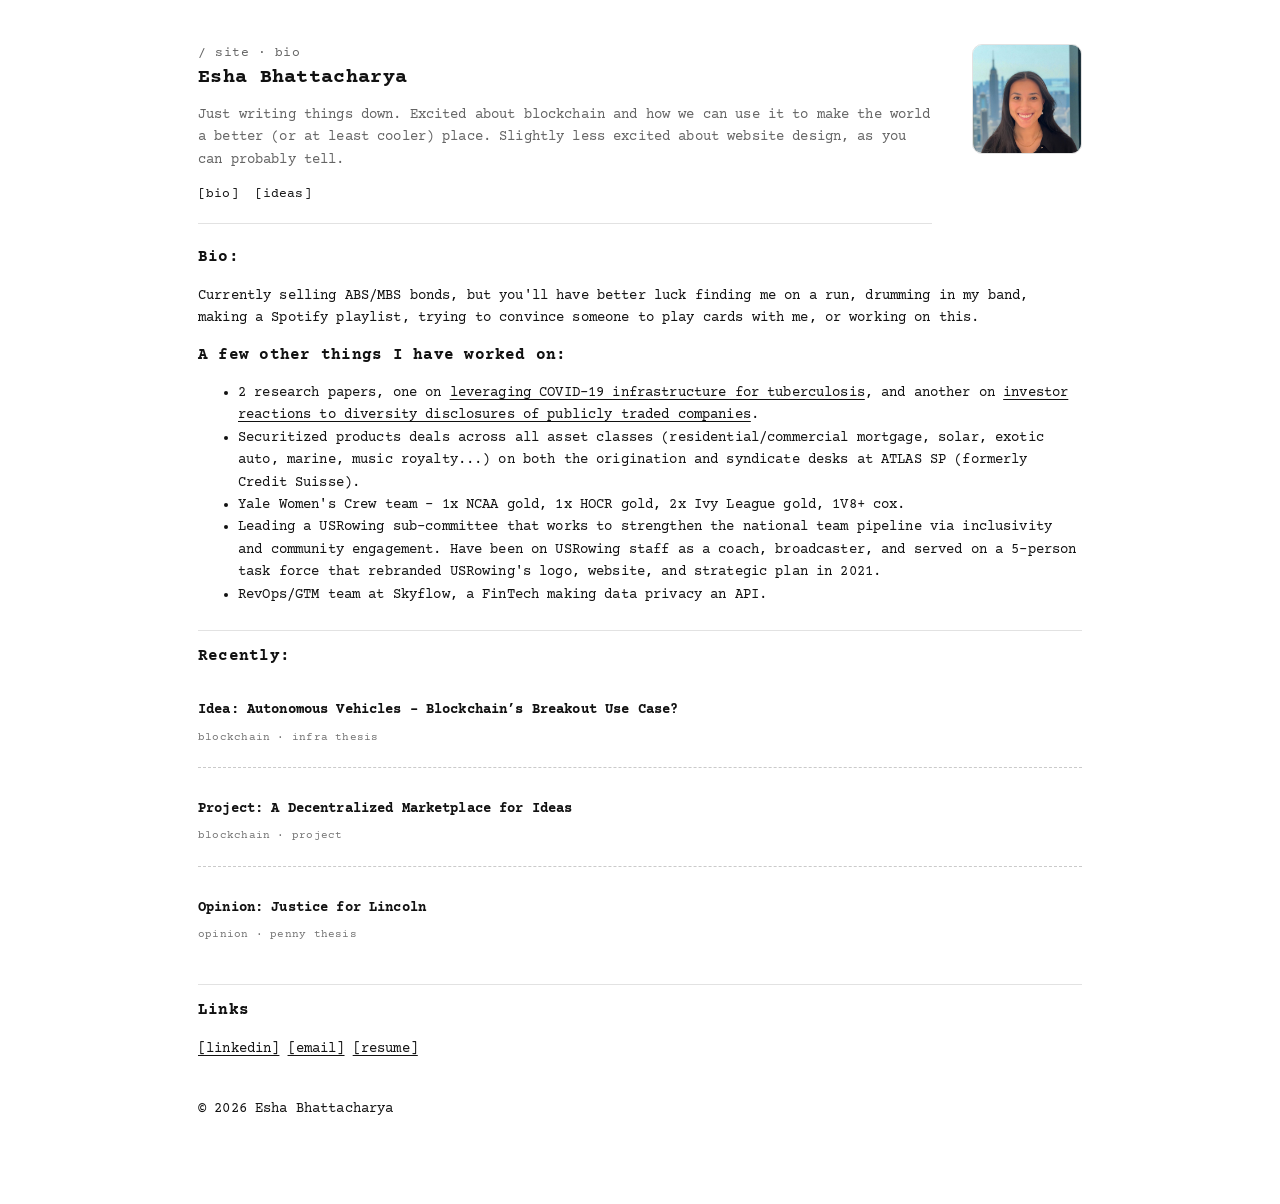
<file: index.html>
<!doctype html>
<html lang="en">
<head>
  <meta charset="utf-8" />
  <meta name="viewport" content="width=device-width,initial-scale=1" />
  <title>Esha Bhattacharya!</title>
  <link rel="stylesheet" href="styles.css">
</head>
<body class="bg-grid">
  <div class="container">
    <header class="header">
      <img class="headshot" src="assets/headshot.jpg" alt="Headshot">
      <div class="kicker">/ site · bio</div>
      <h1>Esha Bhattacharya</h1>
      <p class="subtitle">Just writing things down. Excited about blockchain and how we can use it to make the world a better (or at least cooler) place. Slightly less excited about website design, as you can probably tell. </p>

      <nav class="nav">
        <a href="index.html">[bio]</a>
        <a href="ideas.html">[ideas]</a>
      </nav>

      <hr class="rule">
    </header>

    <section class="section">
      <h2>Bio:</h2>
      <p>
        Currently selling ABS/MBS bonds, but you'll have better luck finding me on a run, drumming in my band, making a Spotify playlist, trying to convince someone to play cards with me, or working on this.        
      </p>
      <h2>A few other things I have worked on:</h2>
      <ul>
        <li>    
          2 research papers, one on <a href="https://onlinelibrary.wiley.com/doi/10.1111/1475-679X.12542">leveraging COVID-19 infrastructure for tuberculosis</a>,
    and another on <a href="https://journals.plos.org/globalpublichealth/article?id=10.1371/journal.pgph.0003454">investor reactions to diversity disclosures of publicly traded companies</a>.
        </li>
        <li>Securitized products deals across all asset classes (residential/commercial mortgage, solar, exotic auto, marine, music royalty...) on both the origination and syndicate desks at ATLAS SP (formerly Credit Suisse).</li>
        <li>Yale Women's Crew team - 1x NCAA gold, 1x HOCR gold, 2x Ivy League gold, 1V8+ cox.</li>
        <li>Leading a USRowing sub-committee that works to strengthen the national team pipeline via inclusivity and community engagement. Have been on USRowing staff as a coach, broadcaster, and served on a 5-person task force that rebranded USRowing's logo, website, and strategic plan in 2021.</li>
        <li>RevOps/GTM team at Skyflow, a FinTech making data privacy an API.</li>
      </ul>
    </section>

    <section class="section">
      <h2>Recently:</h2>
      <ul class="list">
        <li>
          <a href="ideas/idea-1-av-blockchain.html">Idea: Autonomous Vehicles – Blockchain’s Breakout Use Case?</a></a>
          <div class="meta">blockchain · infra thesis</div>
        </li>
        <li>
          <a href="ideas/eureka-fi.html">Project: A Decentralized Marketplace for Ideas</a>
          <div class="meta">blockchain · project </div>
        </li>
        <li>
          <a href="ideas/penny-thesis.html">Opinion: Justice for Lincoln</a>
          <div class="meta">opinion · penny thesis</div>
        </li>
      </ul>
    </section>

    <section class="section">
      <h2>Links</h2>
      <p>
        <a href="https://www.linkedin.com/in/eshabhattacharya/">[linkedin]</a>
        <a href="mailto:eshab99@gmail.com">[email]</a>
        <a href="https://drive.google.com/file/d/1SAhvUPaZsZRVYiTUP1mYcyJVN01_D2Pw/view?usp=sharing">[resume]</a>
      </p>
    </section>

    <p class="footer">
      © <span id="year"></span> Esha Bhattacharya</p>
  </div>
  
  <script>
    document.getElementById('year').textContent = new Date().getFullYear();
  </script>
</body>
</html>
</file>
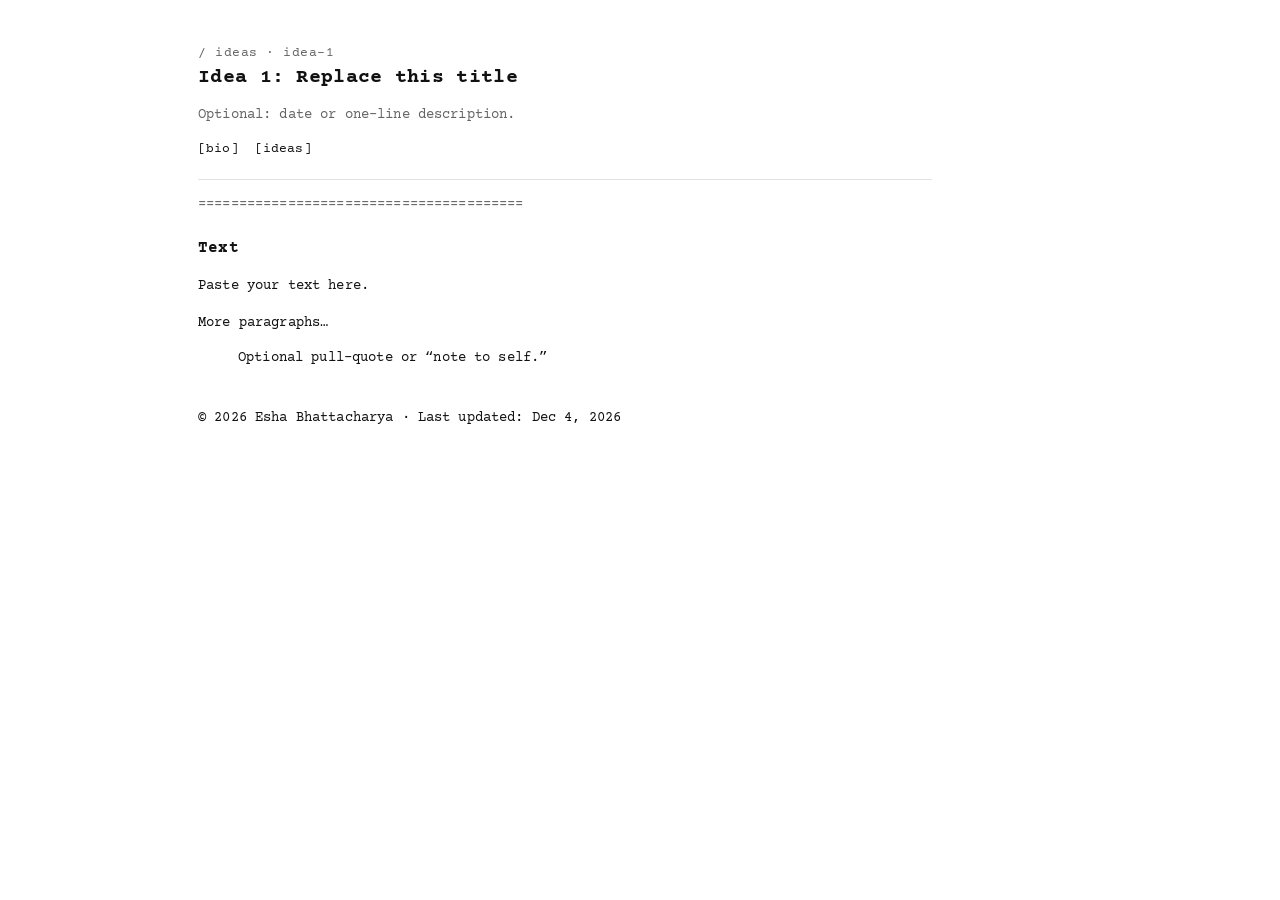
<file: idea1.html>
<!doctype html>
<html lang="en">
<head>
  <meta charset="utf-8" />
  <meta name="viewport" content="width=device-width,initial-scale=1" />
  <title>Idea 1 — Your Name</title>
  <link rel="stylesheet" href="styles.css">
</head>
<body class="bg-grid">
  <div class="container">
    <header class="header">
      <div class="kicker">/ ideas · idea-1</div>
      <h1>Idea 1: Replace this title</h1>
      <p class="subtitle">Optional: date or one-line description.</p>

      <nav class="nav">
        <a href="index.html">[bio]</a>
        <a href="ideas.html">[ideas]</a>
      </nav>

      <hr class="rule">
      <div class="ascii">========================================</div>
    </header>

    <section class="section">
      <h2>Text</h2>
      <p>Paste your text here.</p>
      <p>More paragraphs…</p>

      <blockquote>
        Optional pull-quote or “note to self.”
      </blockquote>
    </section>
    <p class="footer">
      © <span id="year"></span> Esha Bhattacharya · Last updated: <span id="updated"></span>
    </p>

  </div>

  <script>
    const now = new Date();
    document.getElementById('year').textContent = now.getFullYear();
    document.getElementById('updated').textContent = now.toLocaleDateString(undefined, {
      year: "numeric",
      month: "short",
      day: "numeric"
    });
  </script>
</body>
</html>
</file>
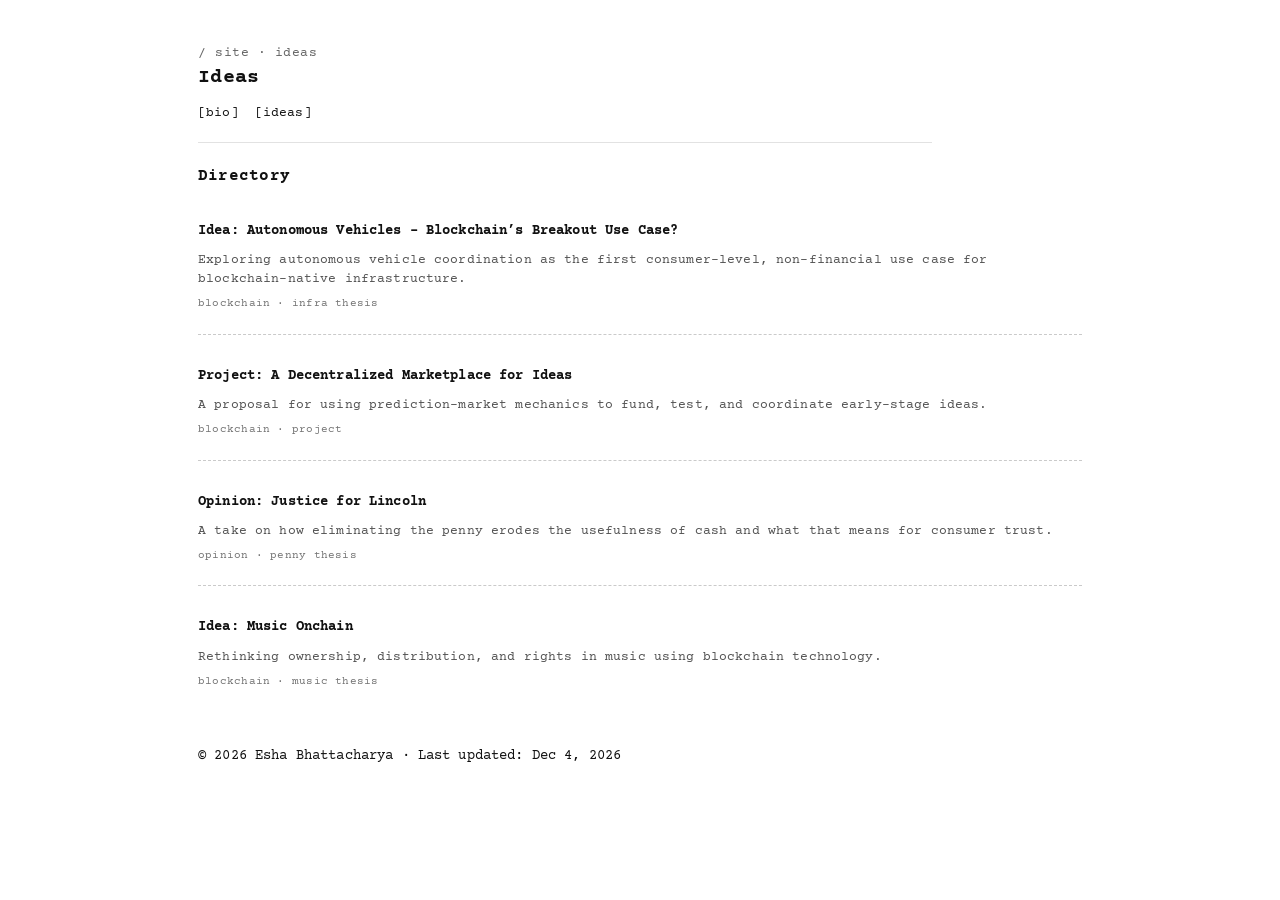
<file: ideas.html>
<!doctype html>
<html lang="en">
<head>
  <meta charset="utf-8" />
  <meta name="viewport" content="width=device-width,initial-scale=1" />
  <title>Ideas — Your Name</title>
  <link rel="stylesheet" href="styles.css">
</head>
<body class="bg-grid">
  <div class="container">
    <header class="header">
      <div class="kicker">/ site · ideas</div>
      <h1>Ideas</h1>
      <nav class="nav">
        <a href="index.html">[bio]</a>
        <a href="ideas.html">[ideas]</a>
      </nav>
      <hr class="rule">
      <!-- <div class="ascii">----------------------------------------</div> -->
    </header>

    <section class="section">
      <h2>Directory</h2>
      <ul class="list">
        <li>
          <a href="ideas/idea-1-av-blockchain.html">Idea: Autonomous Vehicles – Blockchain’s Breakout Use Case?</a></a>
          <p class="blurb">
            Exploring autonomous vehicle coordination as the first consumer-level, non-financial use case for blockchain-native infrastructure.
          </p>
          <div class="meta">blockchain · infra thesis</div>
        </li>
        <li>
          <a href="ideas/eureka-fi.html">Project: A Decentralized Marketplace for Ideas</a>
          <p class="blurb">
            A proposal for using prediction-market mechanics to fund, test, and coordinate early-stage ideas.
          </p>
          <div class="meta">blockchain · project </div>
        </li>
        <li>
          <a href="ideas/penny-thesis.html">Opinion: Justice for Lincoln</a>
          <p class="blurb">
            A take on how eliminating the penny erodes the usefulness of cash and what that means for consumer trust.
          </p>
          <div class="meta">opinion · penny thesis</div>
        </li>
        <li>
          <a href="ideas/music.html">Idea: Music Onchain</a>
          <p class="blurb">
            Rethinking ownership, distribution, and rights in music using blockchain technology.
          </p>
          <div class="meta">blockchain · music thesis </div>
        </li>
      </ul>

    </section>

      <p class="footer">
      © <span id="year"></span> Esha Bhattacharya · Last updated: <span id="updated"></span>
      </p>
  </div>
  <script>
    const now = new Date();
    document.getElementById('year').textContent = now.getFullYear();
    document.getElementById('updated').textContent = now.toLocaleDateString(undefined, {
      year: "numeric",
      month: "short",
      day: "numeric"
    });
  </script>

</body>
</html>
</file>
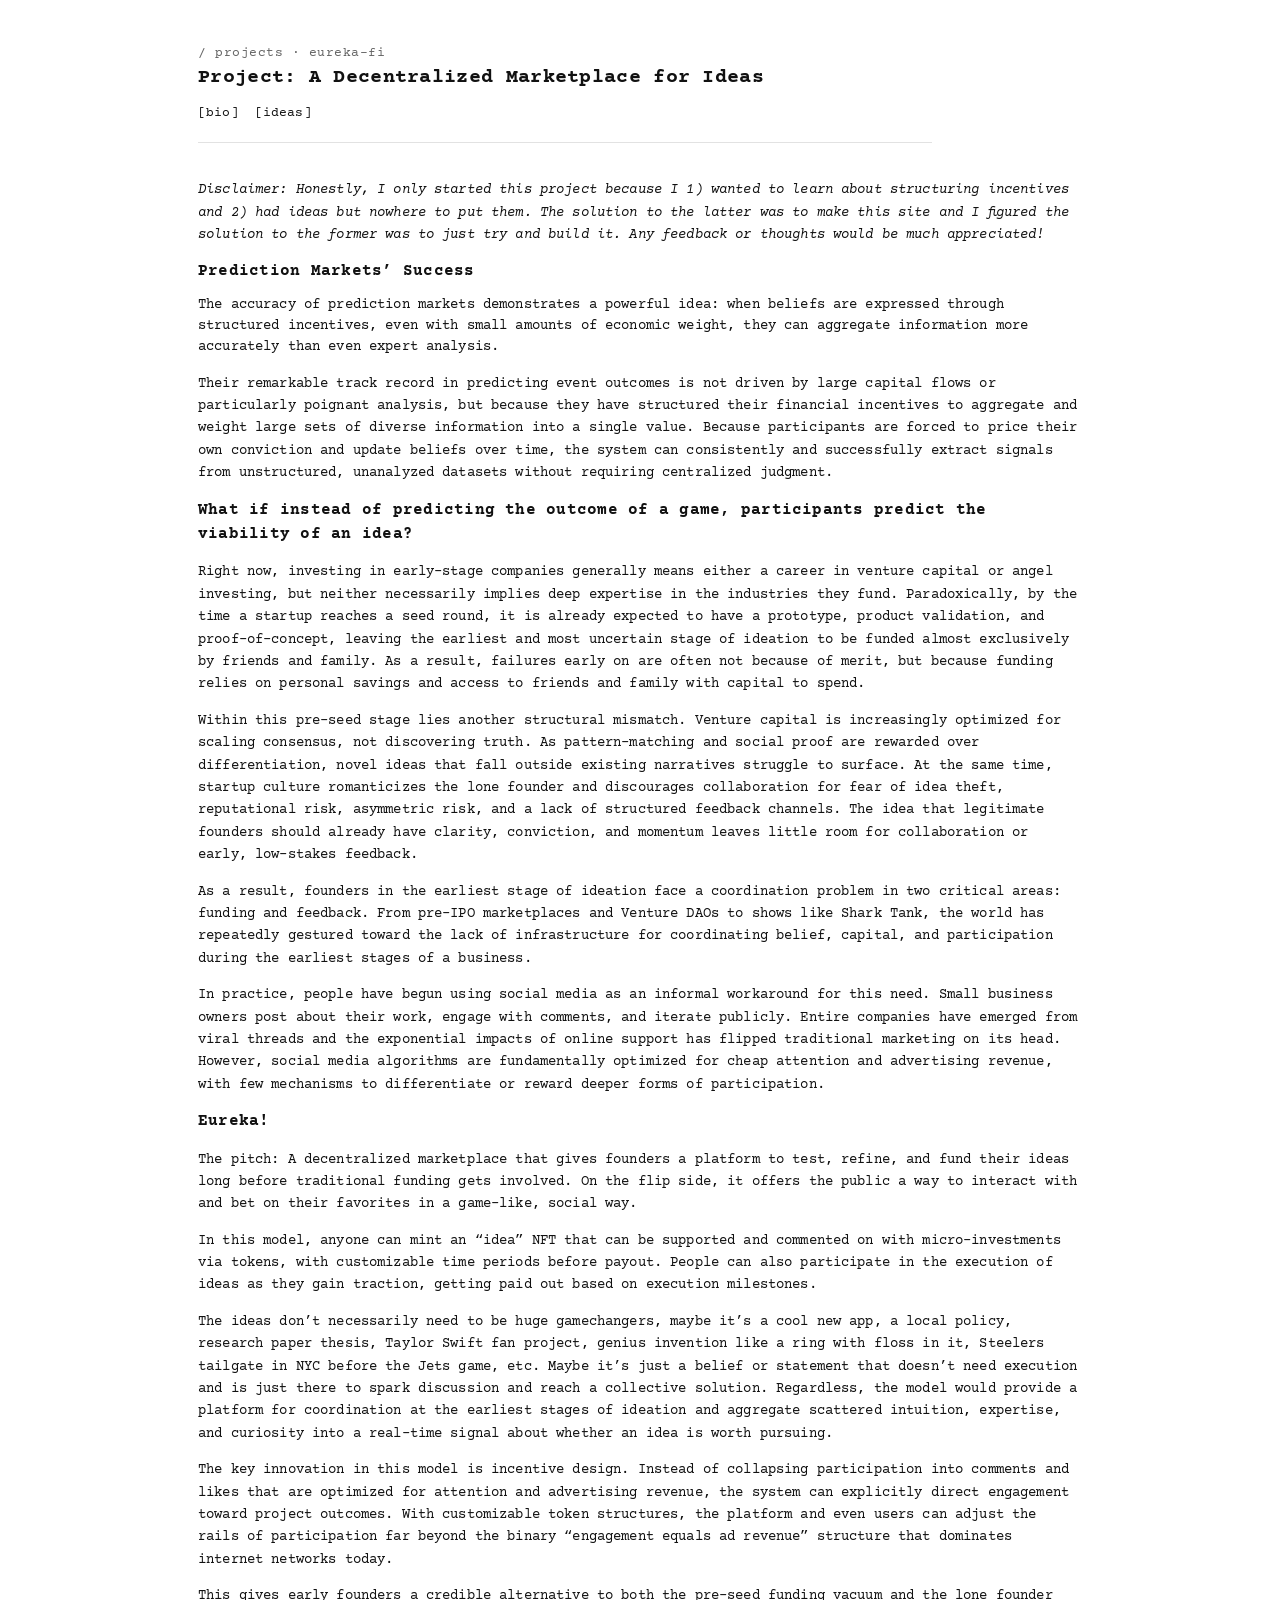
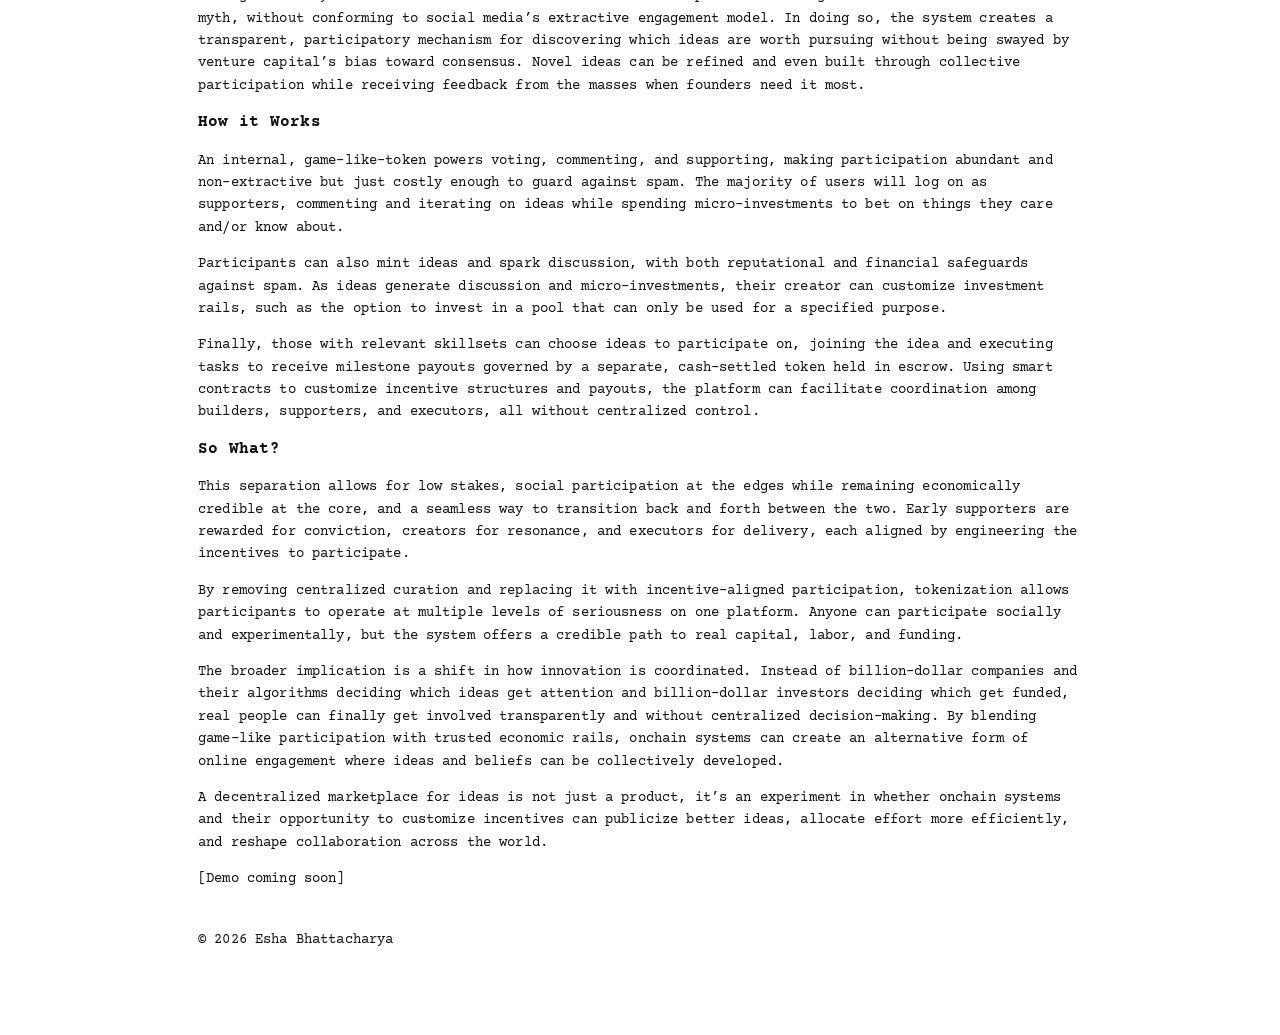
<file: ideas/eureka-fi.html>
<!doctype html>
<html lang="en">
<head>
  <meta charset="utf-8" />
  <meta name="viewport" content="width=device-width,initial-scale=1" />
  <title>Project: A Decentralized Marketplace for Ideas </title>
  <link rel="stylesheet" href="../styles.css">
</head>
<body class="bg-grid">
  <div class="container">
    <header class="header">
      <div class="kicker">/ projects · eureka-fi </div>
      <h1>Project: A Decentralized Marketplace for Ideas</h1>

      <nav class="nav">
        <a href="../index.html">[bio]</a>
        <a href="../ideas.html">[ideas]</a>
      </nav>

      <hr class="rule">
    </header>

    <section class="section">
      <p><em>Disclaimer: Honestly, I only started this project because I 1) wanted to learn about structuring incentives and 2) had ideas but nowhere to put them. The solution to the latter was to make this site and I figured the solution to the former was to just try and build it. Any feedback or thoughts would be much appreciated!</em></p>
      <h2>Prediction Markets’ Success</h2
      <p>The accuracy of prediction markets demonstrates a powerful idea: when beliefs are expressed through structured incentives, even with small amounts of economic weight, they can aggregate information more accurately than even expert analysis. </p>
      <p>Their remarkable track record in predicting event outcomes is not driven by large capital flows or particularly poignant analysis, but because they have structured their financial incentives to aggregate and weight large sets of diverse information into a single value. Because participants are forced to price their own conviction and update beliefs over time, the system can consistently and successfully extract signals from unstructured, unanalyzed datasets without requiring centralized judgment.</p>
      
      <h2>What if instead of predicting the outcome of a game, participants predict the viability of an idea? </h2>
      <p>Right now, investing in early-stage companies generally means either a career in venture capital or angel investing, but neither necessarily implies deep expertise in the industries they fund. Paradoxically, by the time a startup reaches a seed round, it is already expected to have a prototype, product validation, and proof-of-concept, leaving the earliest and most uncertain stage of ideation to be funded almost exclusively by friends and family. As a result, failures early on are often not because of merit, but because funding relies on personal savings and access to friends and family with capital to spend. </p>
      <p>Within this pre-seed stage lies another structural mismatch. Venture capital is increasingly optimized for scaling consensus, not discovering truth. As pattern-matching and social proof are rewarded over differentiation, novel ideas that fall outside existing narratives struggle to surface. At the same time, startup culture romanticizes the lone founder and discourages collaboration for fear of idea theft, reputational risk, asymmetric risk, and a lack of structured feedback channels. The idea that legitimate founders should already have clarity, conviction, and momentum leaves little room for collaboration or early, low-stakes feedback. </p>
      <p>As a result, founders in the earliest stage of ideation face a coordination problem in two critical areas: funding and feedback. From pre-IPO marketplaces and Venture DAOs to shows like Shark Tank, the world has repeatedly gestured toward the lack of infrastructure for coordinating belief, capital, and participation during the earliest stages of a business.  </p>
      <p>In practice, people have begun using social media as an informal workaround for this need. Small business owners post about their work, engage with comments, and iterate publicly. Entire companies have emerged from viral threads and the exponential impacts of online support has flipped traditional marketing on its head. However, social media algorithms are fundamentally optimized for cheap attention and advertising revenue, with few mechanisms to differentiate or reward deeper forms of participation. </p>
      
      <h2>Eureka!</h2>
      <p>The pitch: A decentralized marketplace that gives founders a platform to test, refine, and fund their ideas long before traditional funding gets involved. On the flip side, it offers the public a way to interact with and bet on their favorites in a game-like, social way. </p>
      <p>In this model, anyone can mint an “idea” NFT that can be supported and commented on with micro-investments via tokens, with customizable time periods before payout. People can also participate in the execution of ideas as they gain traction, getting paid out based on execution milestones. </p>
      <p>The ideas don’t necessarily need to be huge gamechangers, maybe it’s a cool new app, a local policy, research paper thesis, Taylor Swift fan project, genius invention like a ring with floss in it, Steelers tailgate in NYC before the Jets game, etc. Maybe it’s just a belief or statement that doesn’t need execution and is just there to spark discussion and reach a collective solution. Regardless, the model would provide a platform for coordination at the earliest stages of ideation and aggregate scattered intuition, expertise, and curiosity into a real-time signal about whether an idea is worth pursuing. </p>
      <p>The key innovation in this model is incentive design. Instead of collapsing participation into comments and likes that are optimized for attention and advertising revenue, the system can explicitly direct engagement toward project outcomes. With customizable token structures, the platform and even users can adjust the rails of participation far beyond the binary “engagement equals ad revenue” structure that dominates internet networks today. </p>
      <p>This gives early founders a credible alternative to both the pre-seed funding vacuum and the lone founder myth, without conforming to social media’s extractive engagement model. In doing so, the system creates a transparent, participatory mechanism for discovering which ideas are worth pursuing without being swayed by venture capital’s bias toward consensus. Novel ideas can be refined and even built through collective participation while receiving feedback from the masses when founders need it most. </p>
      <h2>How it Works</h2>
      <p>An internal, game-like-token powers voting, commenting, and supporting, making participation abundant and non-extractive but just costly enough to guard against spam. The majority of users will log on as supporters, commenting and iterating on ideas while spending micro-investments to bet on things they care and/or know about. </p>
      <p>Participants can also mint ideas and spark discussion, with both reputational and financial safeguards against spam. As ideas generate discussion and micro-investments, their creator can customize investment rails, such as the option to invest in a pool that can only be used for a specified purpose. </p>
      <p>Finally, those with relevant skillsets can choose ideas to participate on, joining the idea and executing tasks to receive milestone payouts governed by a separate, cash-settled token held in escrow. Using smart contracts to customize incentive structures and payouts, the platform can facilitate coordination among builders, supporters, and executors, all without centralized control.</p>

      <h2>So What?</h2>
      <p>This separation allows for low stakes, social participation at the edges while remaining economically credible at the core, and a seamless way to transition back and forth between the two. Early supporters are rewarded for conviction, creators for resonance, and executors for delivery, each aligned by engineering the incentives to participate. </p>
      <p>By removing centralized curation and replacing it with incentive-aligned participation, tokenization allows participants to operate at multiple levels of seriousness on one platform. Anyone can participate socially and experimentally, but the system offers a credible path to real capital, labor, and funding. </p>
      <p>The broader implication is a shift in how innovation is coordinated. Instead of billion-dollar companies and their algorithms deciding which ideas get attention and billion-dollar investors deciding which get funded, real people can finally get involved transparently and without centralized decision-making. By blending game-like participation with trusted economic rails, onchain systems can create an alternative form of online engagement where ideas and beliefs can be collectively developed. </p>
      <p>A decentralized marketplace for ideas is not just a product, it’s an experiment in whether onchain systems and their opportunity to customize incentives can publicize better ideas, allocate effort more efficiently, and reshape collaboration across the world.</p>
      <p></p>
      <p>[Demo coming soon]</p>
      
      <!-- end article -->
    </section>

    <p class="footer">© <span id="year"></span> Esha Bhattacharya</p>
  </div>

  <script>
    document.getElementById('year').textContent = new Date().getFullYear();
  </script>
</body>
</html>
</file>
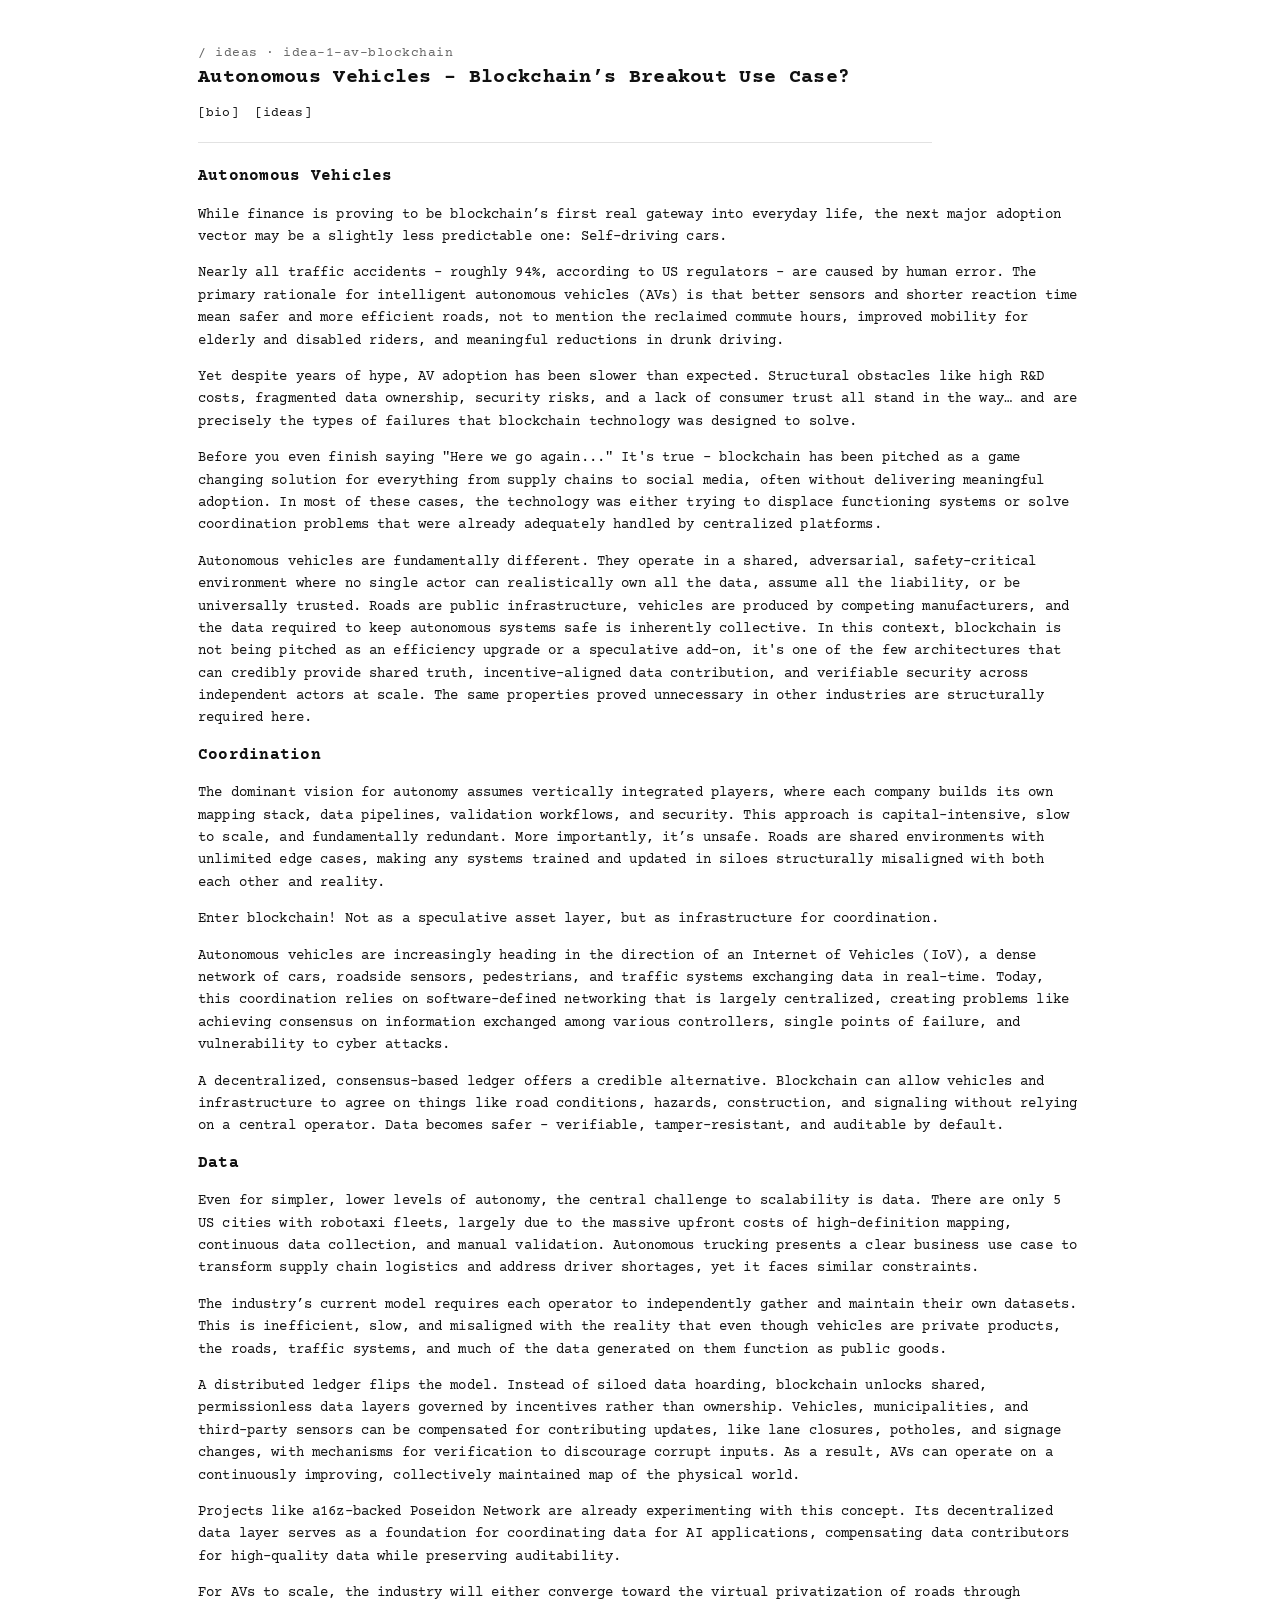
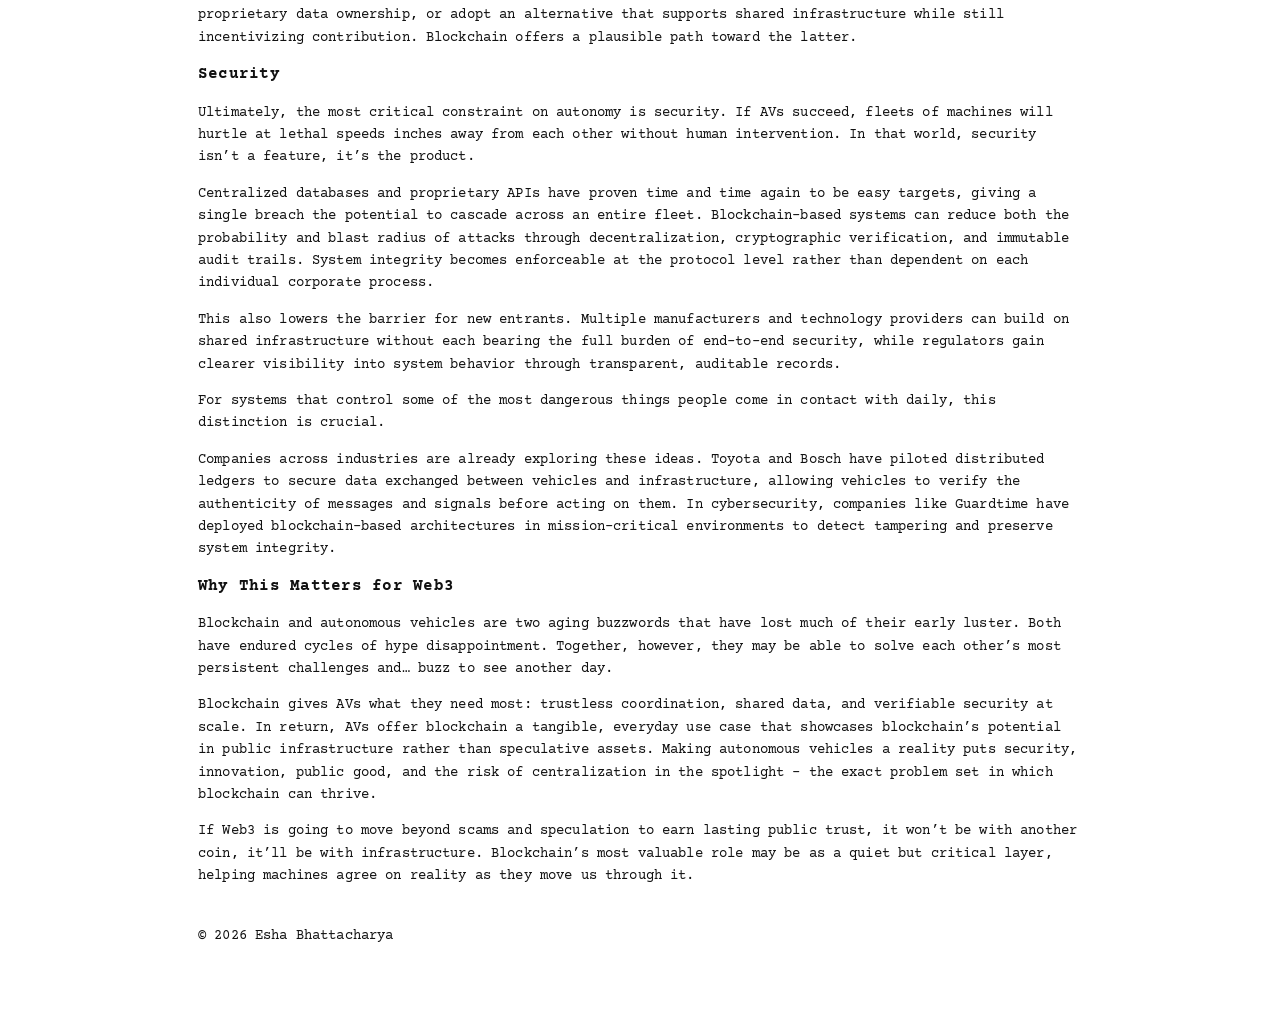
<file: ideas/idea-1-av-blockchain.html>
<!doctype html>
<html lang="en">
<head>
  <meta charset="utf-8" />
  <meta name="viewport" content="width=device-width,initial-scale=1" />
  <title>Autonomous Vehicles – Blockchain’s Breakout Use Case?</title>
  <link rel="stylesheet" href="../styles.css">
</head>
<body class="bg-grid">
  <div class="container">
    <header class="header">
      <div class="kicker">/ ideas · idea-1-av-blockchain </div>
      <h1>Autonomous Vehicles – Blockchain’s Breakout Use Case?</h1>

      <nav class="nav">
        <a href="../index.html">[bio]</a>
        <a href="../ideas.html">[ideas]</a>
      </nav>

      <hr class="rule">
    </header>

    <section class="section">
      <h2>Autonomous Vehicles</h2>
      <p>While finance is proving to be blockchain’s first real gateway into everyday life, the next major adoption vector may be a slightly less predictable one: Self-driving cars.</p>
      <p>Nearly all traffic accidents - roughly 94%, according to US regulators - are caused by human error. The primary rationale for intelligent autonomous vehicles (AVs) is that better sensors and shorter reaction time mean safer and more efficient roads, not to mention the reclaimed commute hours, improved mobility for elderly and disabled riders, and meaningful reductions in drunk driving. </p>
      <p>Yet despite years of hype, AV adoption has been slower than expected. Structural obstacles like high R&D costs, fragmented data ownership, security risks, and a lack of consumer trust all stand in the way… and are precisely the types of failures that blockchain technology was designed to solve. </p>
      <p>Before you even finish saying "Here we go again..." It's true - blockchain has been pitched as a game changing solution for everything from supply chains to social media, often without delivering meaningful adoption. In most of these cases, the technology was either trying to displace functioning systems or solve coordination problems that were already adequately handled by centralized platforms. </p>
      <p>Autonomous vehicles are fundamentally different. They operate in a shared, adversarial, safety-critical environment where no single actor can realistically own all the data, assume all the liability, or be universally trusted. Roads are public infrastructure, vehicles are produced by competing manufacturers, and the data required to keep autonomous systems safe is inherently collective. In this context, blockchain is not being pitched as an efficiency upgrade or a speculative add-on, it's one of the few architectures that can credibly provide shared truth, incentive-aligned data contribution, and verifiable security across independent actors at scale. The same properties proved unnecessary in other industries are structurally required here.</p>
      
      <h2>Coordination</h2>
      <p>The dominant vision for autonomy assumes vertically integrated players, where each company builds its own mapping stack, data pipelines, validation workflows, and security. This approach is capital-intensive, slow to scale, and fundamentally redundant. More importantly, it’s unsafe. Roads are shared environments with unlimited edge cases, making any systems trained and updated in siloes structurally misaligned with both each other and reality.</p>
      <p>Enter blockchain! Not as a speculative asset layer, but as infrastructure for coordination. </p>
      <p>Autonomous vehicles are increasingly heading in the direction of an Internet of Vehicles (IoV), a dense network of cars, roadside sensors, pedestrians, and traffic systems exchanging data in real-time. Today, this coordination relies on software-defined networking that is largely centralized, creating problems like achieving consensus on information exchanged among various controllers, single points of failure, and vulnerability to cyber attacks. </p>
      <p>A decentralized, consensus-based ledger offers a credible alternative. Blockchain can allow vehicles and infrastructure to agree on things like road conditions, hazards, construction, and signaling without relying on a central operator. Data becomes safer - verifiable, tamper-resistant, and auditable by default.</p>
      
      <h2>Data</h2>
      <p>Even for simpler, lower levels of autonomy, the central challenge to scalability is data. There are only 5 US cities with robotaxi fleets, largely due to the massive upfront costs of high-definition mapping, continuous data collection, and manual validation. Autonomous trucking presents a clear business use case to transform supply chain logistics and address driver shortages, yet it faces similar constraints. </p>
      <p>The industry’s current model requires each operator to independently gather and maintain their own datasets. This is inefficient, slow, and misaligned with the reality that even though vehicles are private products, the roads, traffic systems, and much of the data generated on them function as public goods.</p>
      <p>A distributed ledger flips the model. Instead of siloed data hoarding, blockchain unlocks shared, permissionless data layers governed by incentives rather than ownership. Vehicles, municipalities, and third-party sensors can be compensated for contributing updates, like lane closures, potholes, and signage changes, with mechanisms for verification to discourage corrupt inputs. As a result, AVs can operate on a continuously improving, collectively maintained map of the physical world.</p>
      <p>Projects like a16z-backed Poseidon Network are already experimenting with this concept. Its decentralized data layer serves as a foundation for coordinating data for AI applications, compensating data contributors for high-quality data while preserving auditability. </p>
      <p>For AVs to scale, the industry will either converge toward the virtual privatization of roads through proprietary data ownership, or adopt an alternative that supports shared infrastructure while still incentivizing contribution. Blockchain offers a plausible path toward the latter.</p>

      <h2>Security</h2>
      <p>Ultimately, the most critical constraint on autonomy is security. If AVs succeed, fleets of machines will hurtle at lethal speeds inches away from each other without human intervention. In that world, security isn’t a feature, it’s the product.</p>
      <p>Centralized databases and proprietary APIs have proven time and time again to be easy targets, giving a single breach the potential to cascade across an entire fleet. Blockchain-based systems can reduce both the probability and blast radius of attacks through decentralization, cryptographic verification, and immutable audit trails. System integrity becomes enforceable at the protocol level rather than dependent on each individual corporate process. </p>
      <p>This also lowers the barrier for new entrants. Multiple manufacturers and technology providers can build on shared infrastructure without each bearing the full burden of end-to-end security, while regulators gain clearer visibility into system behavior through transparent, auditable records.</p>
      <p>For systems that control some of the most dangerous things people come in contact with daily, this distinction is crucial.</p>
      <p>Companies across industries are already exploring these ideas. Toyota and Bosch have piloted distributed ledgers to secure data exchanged between vehicles and infrastructure, allowing vehicles to verify the authenticity of messages and signals before acting on them. In cybersecurity, companies like Guardtime have deployed blockchain-based architectures in mission-critical environments to detect tampering and preserve system integrity.</p>

      <h2>Why This Matters for Web3</h2>
      <p>Blockchain and autonomous vehicles are two aging buzzwords that have lost much of their early luster. Both have endured cycles of hype disappointment. Together, however, they may be able to solve each other’s most persistent challenges and… buzz to see another day. </p>
      <p>Blockchain gives AVs what they need most: trustless coordination, shared data, and verifiable security at scale. In return, AVs offer blockchain a tangible, everyday use case that showcases blockchain’s potential in public infrastructure rather than speculative assets. Making autonomous vehicles a reality puts security, innovation, public good, and the risk of centralization in the spotlight - the exact problem set in which blockchain can thrive. </p>
      <p>If Web3 is going to move beyond scams and speculation to earn lasting public trust, it won’t be with another coin, it’ll be with infrastructure. Blockchain’s most valuable role may be as a quiet but critical layer, helping machines agree on reality as they move us through it. </p>
      
      <!-- end article -->
    </section>

    <p class="footer">© <span id="year"></span> Esha Bhattacharya</p>
  </div>

  <script>
    document.getElementById('year').textContent = new Date().getFullYear();
  </script>
</body>
</html>
</file>
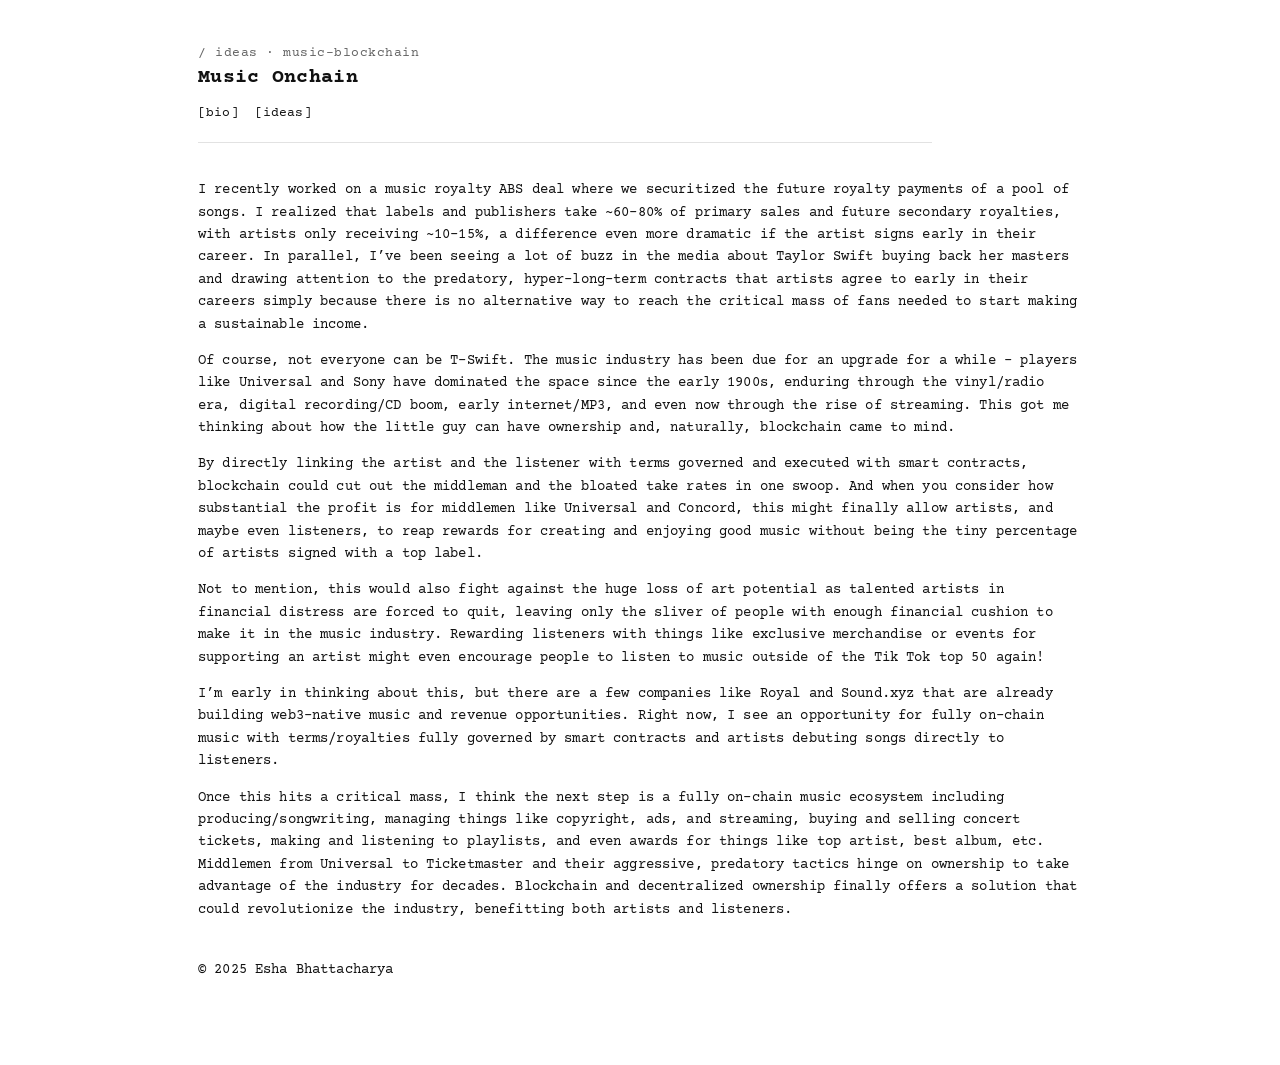
<file: ideas/music.html>
<!doctype html>
<html lang="en">
<head>
  <meta charset="utf-8" />
  <meta name="viewport" content="width=device-width,initial-scale=1" />
  <title>Music Onchain</title>
  <link rel="stylesheet" href="../styles.css">
</head>
<body class="bg-grid">
  <div class="container">
    <header class="header">
      <div class="kicker">/ ideas · music-blockchain </div>
      <h1>Music Onchain</h1>

      <nav class="nav">
        <a href="../index.html">[bio]</a>
        <a href="../ideas.html">[ideas]</a>
      </nav>

      <hr class="rule">
    </header>

    <section class="section">
      <p>I recently worked on a music royalty ABS deal where we securitized the future royalty payments of a pool of songs. I realized that labels and publishers take ~60-80% of primary sales and future secondary royalties, with artists only receiving ~10-15%, a difference even more dramatic if the artist signs early in their career. In parallel, I’ve been seeing a lot of buzz in the media about Taylor Swift buying back her masters and drawing attention to the predatory, hyper-long-term contracts that artists agree to early in their careers simply because there is no alternative way to reach the critical mass of fans needed to start making a sustainable income. </p>
      <p>Of course, not everyone can be T-Swift. The music industry has been due for an upgrade for a while - players like Universal and Sony have dominated the space since the early 1900s, enduring through the vinyl/radio era, digital recording/CD boom, early internet/MP3, and even now through the rise of streaming. This got me thinking about how the little guy can have ownership and, naturally, blockchain came to mind. </p>
      <p>By directly linking the artist and the listener with terms governed and executed with smart contracts, blockchain could cut out the middleman and the bloated take rates in one swoop. And when you consider how substantial the profit is for middlemen like Universal and Concord, this might finally allow artists, and maybe even listeners, to reap rewards for creating and enjoying good music without being the tiny percentage of artists signed with a top label. </p>
      <p>Not to mention, this would also fight against the huge loss of art potential as talented artists in financial distress are forced to quit, leaving only the sliver of people with enough financial cushion to make it in the music industry. Rewarding listeners with things like exclusive merchandise or events for supporting an artist might even encourage people to listen to music outside of the Tik Tok top 50 again!</p>
      <p>I’m early in thinking about this, but there are a few companies like Royal and Sound.xyz that are already building web3-native music and revenue opportunities. Right now, I see an opportunity for fully on-chain music with terms/royalties fully governed by smart contracts and artists debuting songs directly to listeners. </p>
      <p>Once this hits a critical mass, I think the next step is a fully on-chain music ecosystem including producing/songwriting, managing things like copyright, ads, and streaming, buying and selling concert tickets, making and listening to playlists, and even awards for things like top artist, best album, etc. Middlemen from Universal to Ticketmaster and their aggressive, predatory tactics hinge on ownership to take advantage of the industry for decades. Blockchain and decentralized ownership finally offers a solution that could revolutionize the industry, benefitting both artists and listeners.</p>

      <!-- end article -->
    </section>

    <p class="footer">© 2025 Esha Bhattacharya</p>
  </div>

  <script>
    document.getElementById('year').textContent = new Date().getFullYear();
  </script>
</body>
</html>
</file>
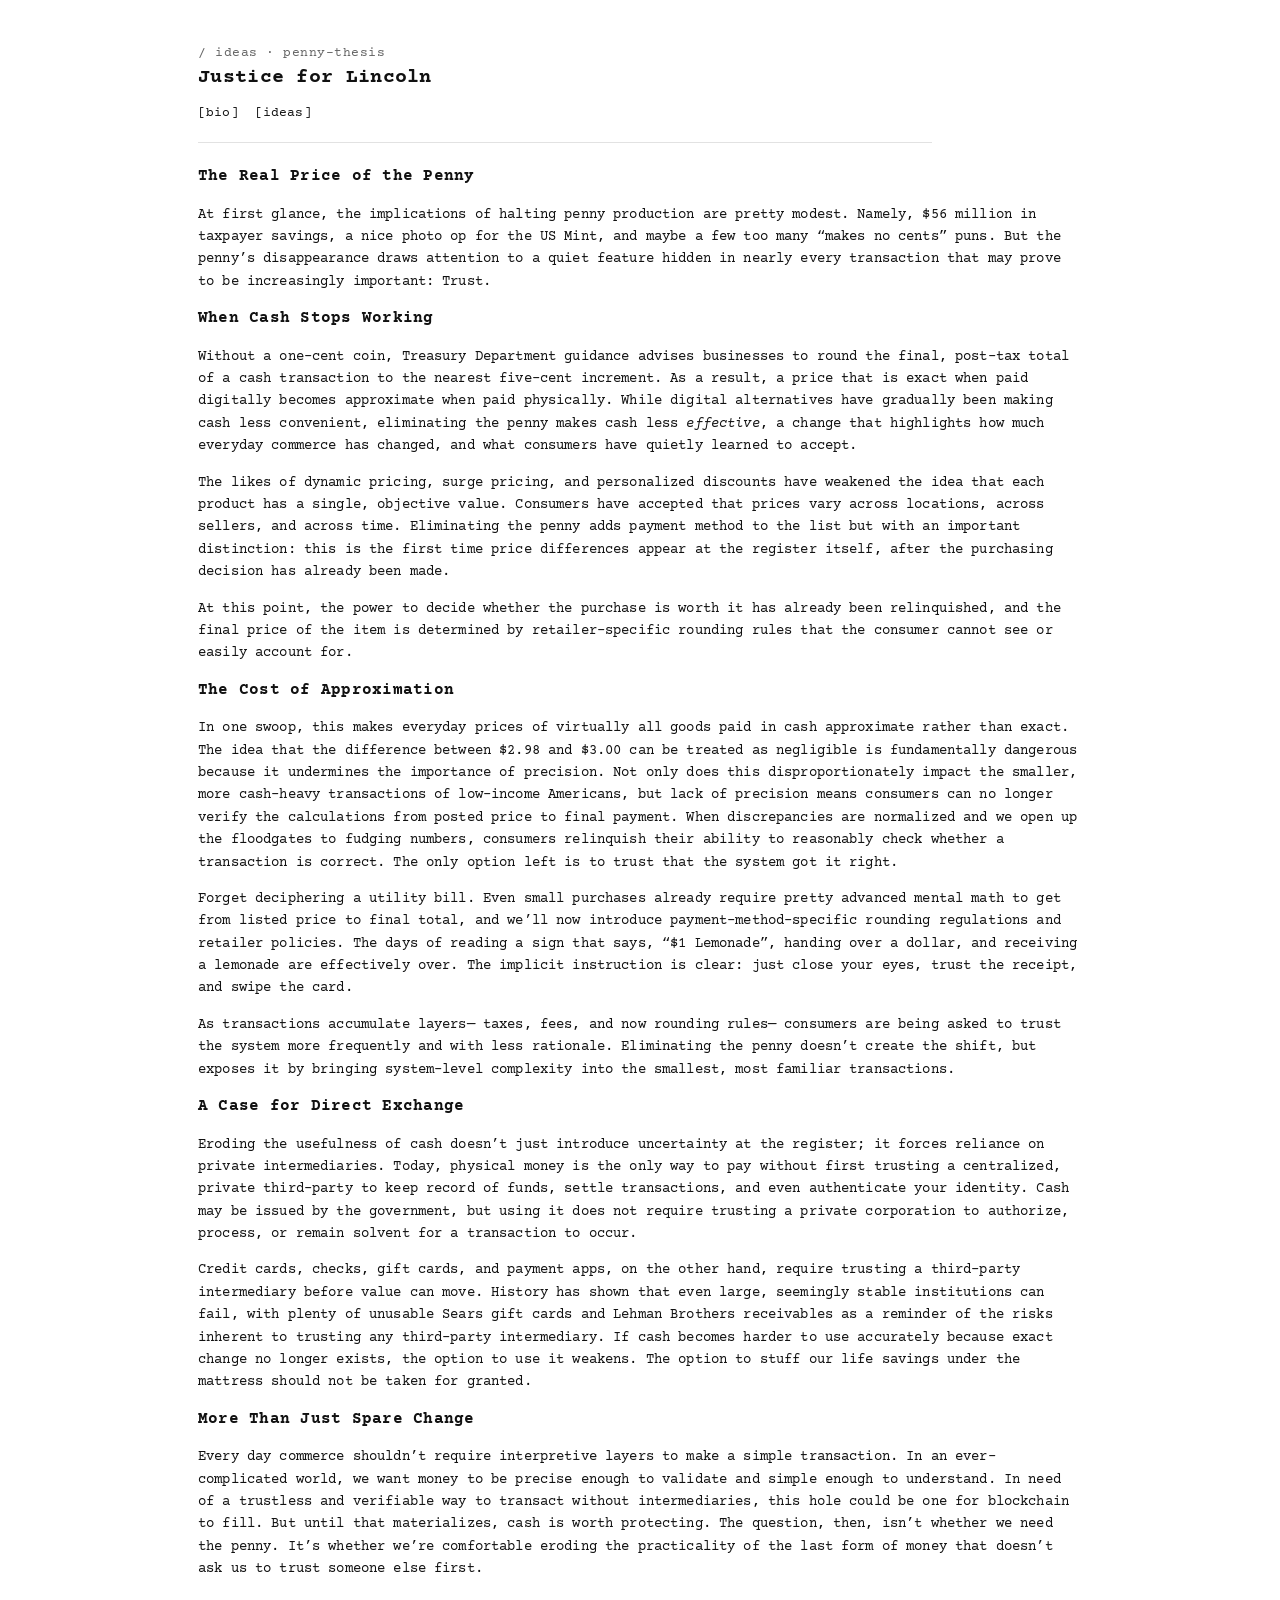
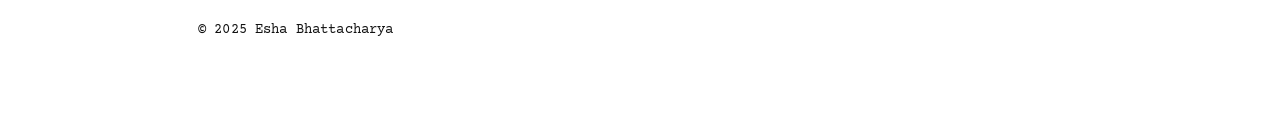
<file: ideas/penny-thesis.html>
<!doctype html>
<html lang="en">
<head>
  <meta charset="utf-8" />
  <meta name="viewport" content="width=device-width,initial-scale=1" />
  <title>A Case for Pennies</title>
  <link rel="stylesheet" href="../styles.css">
</head>
<body class="bg-grid">
  <div class="container">
    <header class="header">
      <div class="kicker">/ ideas · penny-thesis </div>
      <h1>Justice for Lincoln</h1>

      <nav class="nav">
        <a href="../index.html">[bio]</a>
        <a href="../ideas.html">[ideas]</a>
      </nav>

      <hr class="rule">
    </header>

    <section class="section">
      <h2>The Real Price of the Penny</h2>
      <p>At first glance, the implications of halting penny production are pretty modest. Namely, $56 million in taxpayer savings, a nice photo op for the US Mint, and maybe a few too many “makes no cents” puns. But the penny’s disappearance draws attention to a quiet feature hidden in nearly every transaction that may prove to be increasingly important: Trust. </p>
      <h2>When Cash Stops Working</h2>
      <p>Without a one-cent coin, Treasury Department guidance advises businesses to round the final, post-tax total of a cash transaction to the nearest five-cent increment. As a result, a price that is exact when paid digitally becomes approximate when paid physically. While digital alternatives have gradually been making cash less convenient, eliminating the penny makes cash less <em>effective</em>, a change that highlights how much everyday commerce has changed, and what consumers have quietly learned to accept.</p>
      <p>The likes of dynamic pricing, surge pricing, and personalized discounts have weakened the idea that each product has a single, objective value. Consumers have accepted that prices vary across locations, across sellers, and across time. Eliminating the penny adds payment method to the list but with an important distinction: this is the first time price differences appear at the register itself, after the purchasing decision has already been made. </p>
      <p>At this point, the power to decide whether the purchase is worth it has already been relinquished, and the final price of the item is determined by retailer-specific rounding rules that the consumer cannot see or easily account for. </p>
      <h2>The Cost of Approximation</h2>
      <p>In one swoop, this makes everyday prices of virtually all goods paid in cash approximate rather than exact. The idea that the difference between $2.98 and $3.00 can be treated as negligible is fundamentally dangerous because it undermines the importance of precision. Not only does this disproportionately impact the smaller, more cash-heavy transactions of low-income Americans, but lack of precision means consumers can no longer verify the calculations from posted price to final payment. When discrepancies are normalized and we open up the floodgates to fudging numbers, consumers relinquish their ability to reasonably check whether a transaction is correct. The only option left is to trust that the system got it right.  </p>
      <p>Forget deciphering a utility bill. Even small purchases already require pretty advanced mental math to get from listed price to final total, and we’ll now introduce payment-method-specific rounding regulations and retailer policies. The days of reading a sign that says, “$1 Lemonade”, handing over a dollar, and receiving a lemonade are effectively over. The implicit instruction is clear: just close your eyes, trust the receipt, and swipe the card.</p>
      <p>As transactions accumulate layers— taxes, fees, and now rounding rules— consumers are being asked to trust the system more frequently and with less rationale. Eliminating the penny doesn’t create the shift, but exposes it by bringing system-level complexity into the smallest, most familiar transactions.</p>
      <h2>A Case for Direct Exchange</h2>
      <p>Eroding the usefulness of cash doesn’t just introduce uncertainty at the register; it forces reliance on private intermediaries. Today, physical money is the only way to pay without first trusting a centralized, private third-party to keep record of funds, settle transactions, and even authenticate your identity. Cash may be issued by the government, but using it does not require trusting a private corporation to authorize, process, or remain solvent for a transaction to occur. </p>
      <p>Credit cards, checks, gift cards, and payment apps, on the other hand, require trusting a third-party intermediary before value can move. History has shown that even large, seemingly stable institutions can fail, with plenty of unusable Sears gift cards and Lehman Brothers receivables as a reminder of the risks inherent to trusting any third-party intermediary. If cash becomes harder to use accurately because exact change no longer exists, the option to use it weakens. The option to stuff our life savings under the mattress should not be taken for granted.</p>
      <h2>More Than Just Spare Change</h2>
      <p>Every day commerce shouldn’t require interpretive layers to make a simple transaction. In an ever-complicated world, we want money to be precise enough to validate and simple enough to understand. In need of a trustless and verifiable way to transact without intermediaries, this hole could be one for blockchain to fill. But until that materializes, cash is worth protecting. The question, then, isn’t whether we need the penny. It’s whether we’re comfortable eroding the practicality of the last form of money that doesn’t ask us to trust someone else first. </p>
      
      <!-- end article -->
    </section>

    <p class="footer">© 2025 Esha Bhattacharya</p>
  </div>

  <script>
    document.getElementById('year').textContent = new Date().getFullYear();
  </script>
</body>
</html>
</file>
<file: styles.css>
@import url('https://fonts.googleapis.com/css2?family=Courier+Prime:wght@400;700&display=swap');

:root{
  --bg0: #ffffff;
  --bg1: #ffffff;

  --text: #111111;
  --muted: rgba(17,17,17,0.65);

  --line: rgba(17,17,17,0.12);
  --dash: rgba(17,17,17,0.22);

  --accent: #111111;
  --accent2: #000000;

  --mono: "Courier Prime", "Courier New", Courier, monospace;
  --link-blue: #1a3d6f;
}

* {
  font-family: "Courier Prime", "Courier New", Courier, monospace;
}

*{ box-sizing:border-box; }

html, body{
  margin:0;
  padding:0;
  min-height:100%;
  background:#ffffff;
  color: var(--text);
  font-family: var(--mono);
  letter-spacing: 0.01em;
  line-height: 1.52;
  font-size: 14px;
}

.container{
  max-width: 920px;
  margin: 0 auto;
  padding: 44px 18px 70px;
}

/* subtle grid overlay 
body::before{
  content:"";
  position: fixed;
  inset: 0;
  pointer-events: none;
  background-image:
    linear-gradient(to right, rgba(0,0,0,0.03) 1px, transparent 1px),
    linear-gradient(to bottom, rgba(0,0,0,0.03) 1px, transparent 1px);
  background-size: 72px 72px;
  mask-image: radial-gradient(
    circle at 30% 20%, 
    rgba(0,0,0,1), 
    rgba(0,0,0,0.25) 55%, 
    rgba(0,0,0,0) 75%);
} */

body {
  -webkit-font-smoothing: antialiased;
  font-feature-settings: "liga" 1;
}

strong, b{
  font-weight: 600;
  letter-spacing: 0.01em;
}


.header{
  position: relative;
  margin-bottom: 18px;
}

.header .headshot{
  position: absolute;
  top: 0;
  right: 0;
  width: 110px;
  height: 110px;
  object-fit: cover;
  border: 1px solid var(--line);
  border-radius: 10px;
}

.header{
  padding-right: 150px; /* makes room for the headshot */
}

@media (max-width: 640px){
  .header{
    padding-right: 0;
  }
  .header .headshot{
    position: static;
    display: block;
    margin: 0 0 12px 0;
  }
}

p, li {
  line-height: 1.6;
}

.kicker{
  font-size: 0.9rem;
  color: var(--muted);
  letter-spacing: 0.04em;
}

h1, h2{
  font-weight: 600;
  letter-spacing: 0.015em;
  margin: 0 0 10px;
  text-shadow: none;
}

h1{ font-size: 1.45rem; }
h2{
  font-size: 1.15rem;
  font-weight: 600;
}

.subtitle{
  margin: 0 0 14px;
  color: var(--muted);
}

.nav{
  display:flex;
  flex-wrap:wrap;
  gap: 10px 16px;
  font-size: 0.95rem;
}

.nav a{
  color: var(--text);
  text-decoration: none;
  padding-bottom: 0;
  border-bottom: none;
}

.nav a:hover{
  color: var(--accent2);
}

.rule{
  margin: 18px 0 14px;
  border: none;
  border-top: 1px solid var(--line);
}

.ascii{
  color: var(--muted);
  white-space: pre;
  margin: 0;
}

.section{
  padding: 14px 0 10px;
  border-top: 1px solid var(--line);
}

.section:first-of-type{
  padding-top: 4px;
  border-top: none;
}

a{
  color: var(--text);
  text-decoration: underline;
  text-decoration-thickness: 1px;
  text-underline-offset: 3px;
}

a:hover{
  color: #000;
  text-shadow: none;
}

.list{
  list-style:none;
  padding:0;
  margin:0;
  color: rgba(0,0,0,0.85);
}

.list li{
  padding: 24px 0;
  border-bottom: 1px dashed var(--dash);
}

.list li:last-child{ border-bottom: none; }

.list li{
  font-weight: 400;          /* remove heaviness */
  line-height: 1.6;          /* more breathing room */
}

.list a{
  color: var(--text);
  font-weight: 600;
}

.list a:hover{
  color: var(--accent2);
}

.meta{
  margin-top: 6px;
  font-size: 0.8rem;
  color: rgba(0,0,0,0.55);   /* or: color: var(--muted); if you have it */
  letter-spacing: 0.02em;
  text-transform: lowercase;
}

.blurb{
  margin: 8px 0 6px;
  color: rgba(0,0,0,0.68);   /* or var(--text) with lower opacity */
  font-size: 0.95rem;
  line-height: 1.45;
}

.list a{
  color: var(--text);
  font-weight: 600;
  display: inline-block; /* or block */
}

/* Make directory titles look clickable */
.list a{
  color: var(--text);
  font-weight: 600;
  text-decoration: none;          /* remove default underline */
  position: relative;
}

/* Underline + dark blue on hover */
.list a:hover{
  color: var(--link-blue);
  text-decoration: underline;
  text-decoration-thickness: 2px;
  text-underline-offset: 4px;
}

.list li{
  padding: 20px 0;
  border-bottom: 1px dashed var(--dash);
  cursor: pointer;
  line-height: 1.65;
  margin-bottom: 10px;
}

.list li:hover a{
  color: var(--link-blue);
}

.list a:focus-visible{
  outline: 2px solid var(--link-blue);
  outline-offset: 3px;
}


.hero{
  display: flex;
  gap: 18px;
  align-items: flex-start;
  margin-bottom: 18px;
}

.headshot{
  width: 110px;
  height: 110px;
  object-fit: cover;
  border: 1px solid var(--line);
  border-radius: 10px;
}
</file>
